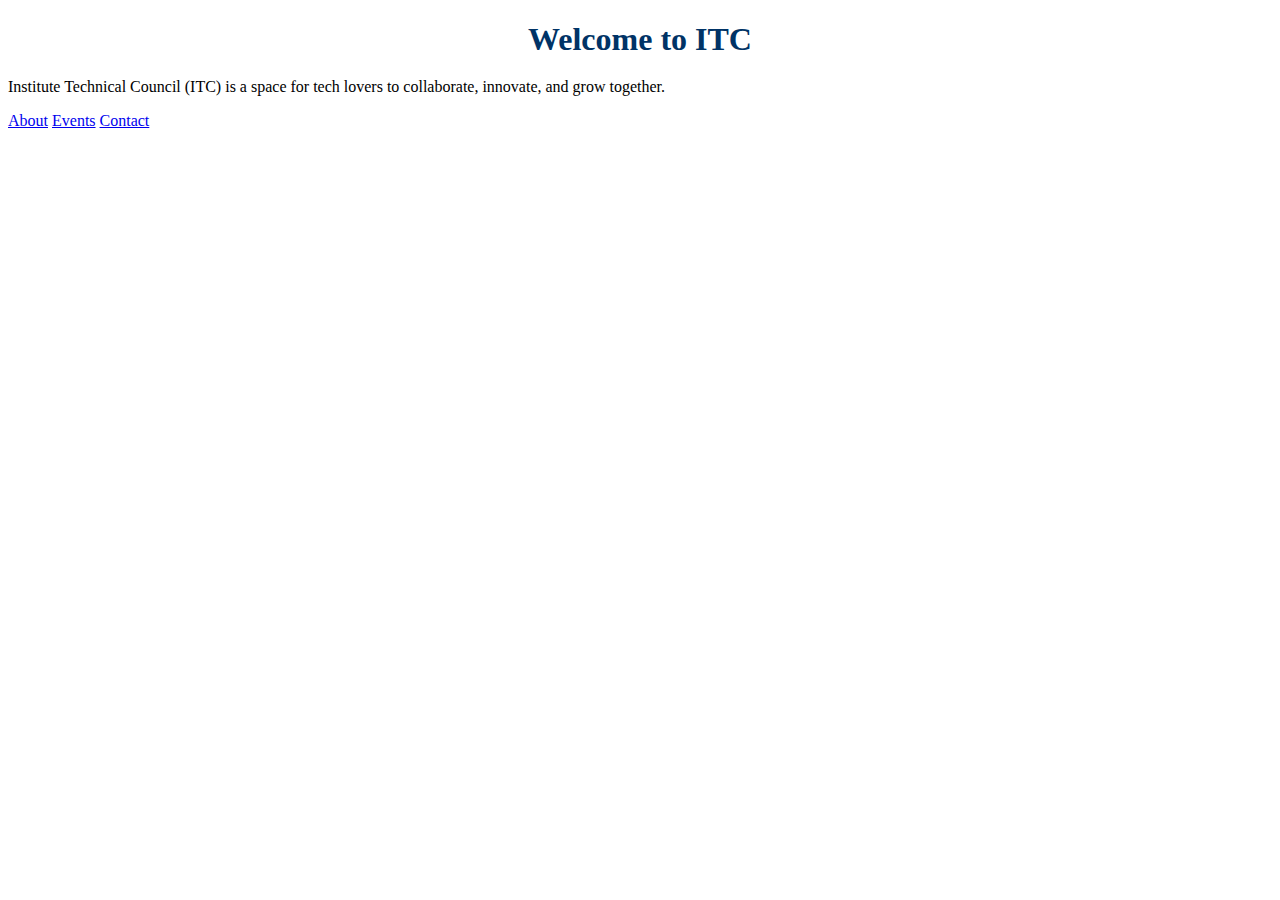
<file: index.html>
<!DOCTYPE html>
<html lang="en">
<head>
  <meta charset="UTF-8" />
  <meta name="viewport" content="width=device-width, initial-scale=1.0" />
  <title>ITC | Home</title>
  <link rel="stylesheet" href="styles.css" />
  <link href="https://fonts.googleapis.com/css2?family=Inter:wght@400;600&display=swap" rel="stylesheet">
</head>
<body class="home">
  <div class="container">
    <h1>Welcome to ITC</h1>
    <p class="intro">Institute Technical Council (ITC) is a space for tech lovers to collaborate, innovate, and grow together.</p>
    <div class="button-group">
      <a href="about.html" class="btn">About</a>
      <a href="events.html" class="btn">Events</a>
      <a href="contact.html" class="btn">Contact</a>
    </div>
  </div>
</body>
</html>
</file>
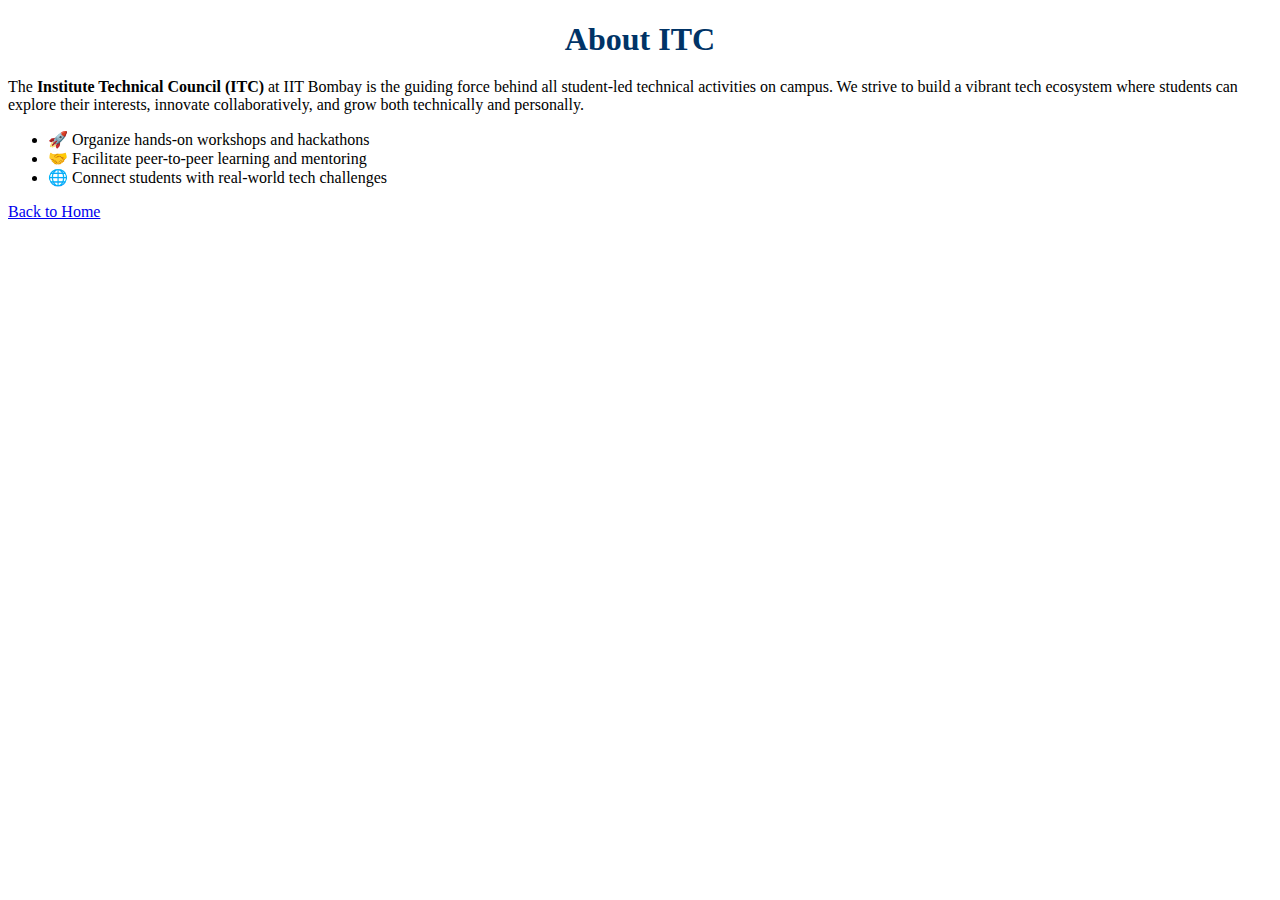
<file: about.html>
<!DOCTYPE html>
<html lang="en">
<head>
  <meta charset="UTF-8" />
  <meta name="viewport" content="width=device-width, initial-scale=1.0" />
  <title>ITC | About</title>
  <link rel="stylesheet" href="styles.css" />
  <link href="https://fonts.googleapis.com/css2?family=Inter:wght@400;600&display=swap" rel="stylesheet">
</head>
<body class="about">
  <div class="container">
    <h1>About ITC</h1>
    <p class="intro">The <strong>Institute Technical Council (ITC)</strong> at IIT Bombay is the guiding force behind all student-led technical activities on campus. We strive to build a vibrant tech ecosystem where students can explore their interests, innovate collaboratively, and grow both technically and personally.</p>
    <ul class="goals">
      <li>🚀 Organize hands-on workshops and hackathons</li>
      <li>🤝 Facilitate peer-to-peer learning and mentoring</li>
      <li>🌐 Connect students with real-world tech challenges</li>
    </ul>
    <a href="index.html" class="btn">Back to Home</a>
  </div>
</body>
</html>
</file>
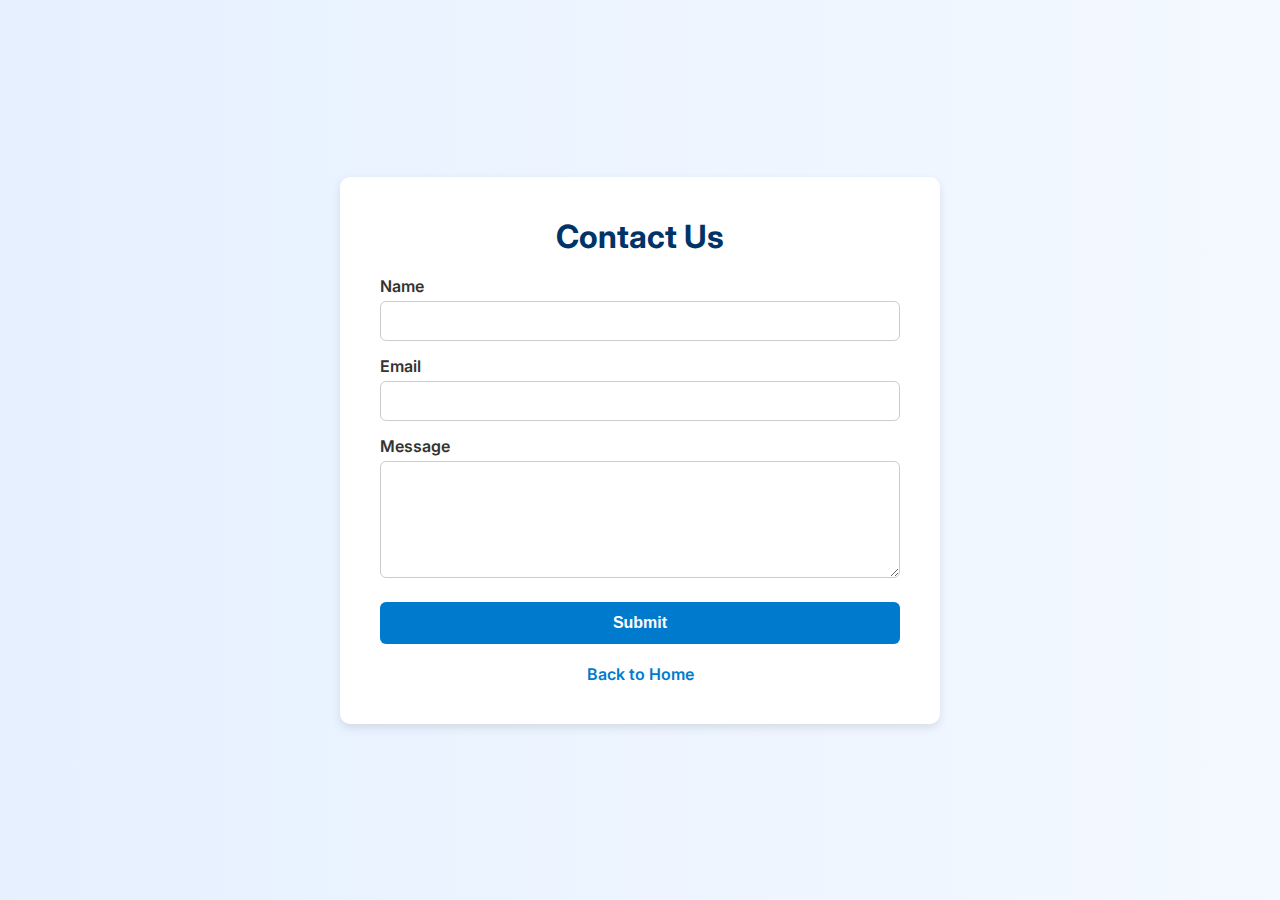
<file: contact.html>
<!DOCTYPE html>
<html lang="en">
<head>
  <meta charset="UTF-8" />
  <meta name="viewport" content="width=device-width, initial-scale=1.0" />
  <title>ITC | Contact</title>
  <link href="https://fonts.googleapis.com/css2?family=Inter:wght@400;600&display=swap" rel="stylesheet">
  <style>
    * {
      margin: 0;
      padding: 0;
      box-sizing: border-box;
    }
    body {
      font-family: 'Inter', sans-serif;
      background: linear-gradient(to right, #e6f0ff, #f4f9ff);
      min-height: 100vh;
      padding: 40px 20px;
      display: flex;
      justify-content: center;
      align-items: center;
      color: #333;
    }
    .contact-box {
      background: white;
      padding: 40px;
      border-radius: 10px;
      box-shadow: 0 4px 10px rgba(0, 0, 0, 0.1);
      width: 100%;
      max-width: 600px;
    }
    h1 {
      text-align: center;
      color: #003366;
      margin-bottom: 20px;
    }
    form label {
      display: block;
      margin-top: 15px;
      font-weight: 600;
    }
    form input, form textarea {
      width: 100%;
      padding: 10px;
      margin-top: 5px;
      border-radius: 6px;
      border: 1px solid #ccc;
      font-size: 1rem;
    }
    form button {
      margin-top: 20px;
      width: 100%;
      padding: 12px;
      background-color: #007acc;
      border: none;
      color: white;
      font-size: 1rem;
      font-weight: bold;
      border-radius: 6px;
      cursor: pointer;
    }
    form button:hover {
      background-color: #005c99;
    }
    .home-link {
      display: block;
      text-align: center;
      margin-top: 20px;
      text-decoration: none;
      color: #007acc;
      font-weight: 600;
    }
  </style>
</head>
<body>
  <div class="contact-box">
    <h1>Contact Us</h1>
    <form action="#" method="post">
      <label for="name">Name</label>
      <input type="text" id="name" name="name" required />

      <label for="email">Email</label>
      <input type="email" id="email" name="email" required />

      <label for="message">Message</label>
      <textarea id="message" name="message" rows="5" required></textarea>

      <button type="submit">Submit</button>
    </form>
    <a class="home-link" href="index.html">Back to Home</a>
  </div>
</body>
</html>
</file>
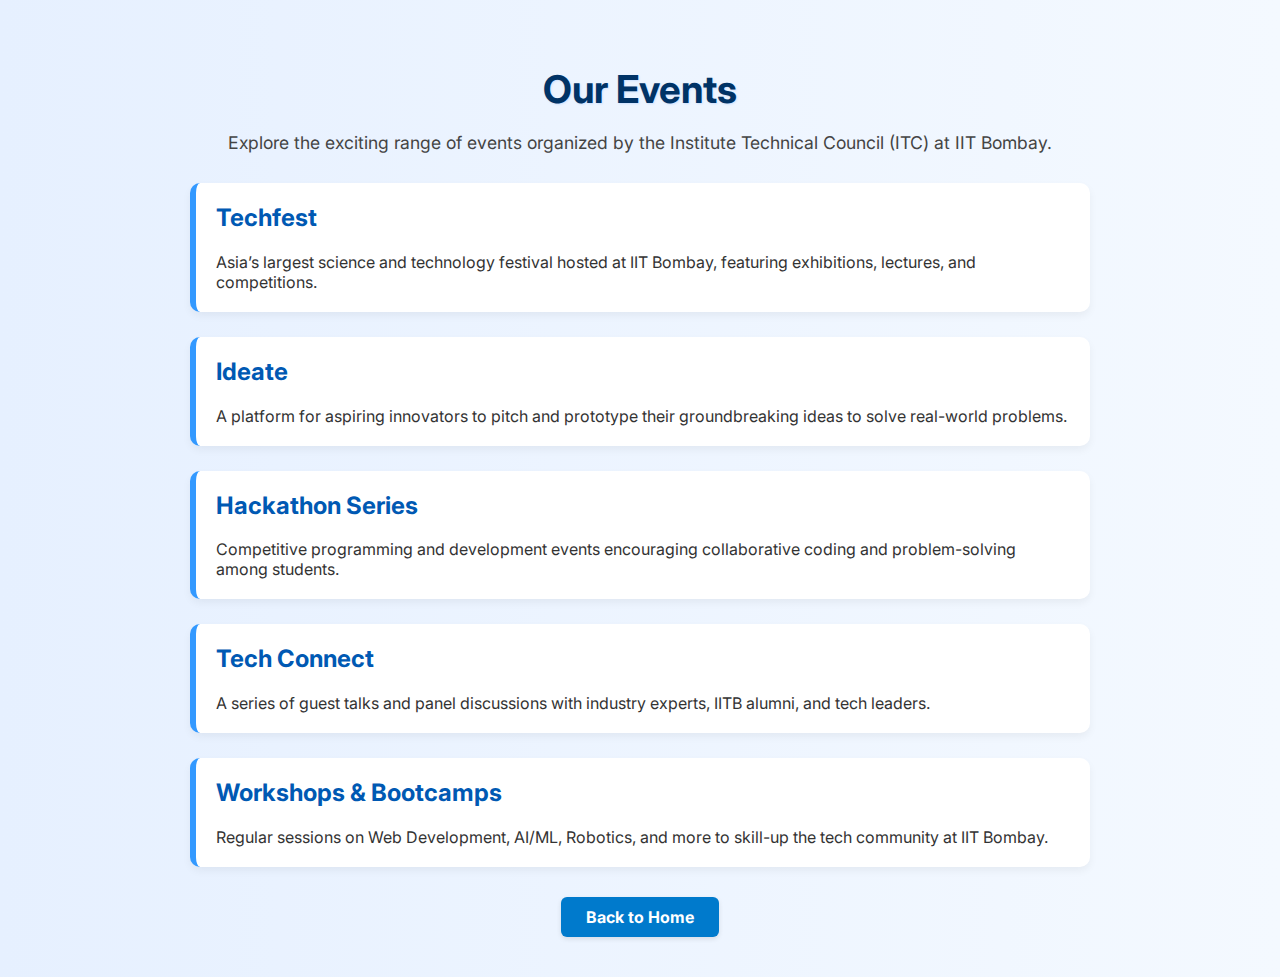
<file: events.html>
<!DOCTYPE html>
<html lang="en">
<head>
  <meta charset="UTF-8" />
  <meta name="viewport" content="width=device-width, initial-scale=1.0" />
  <title>ITC | Events</title>
  <link rel="stylesheet" href="styles.css" />
  <link href="https://fonts.googleapis.com/css2?family=Inter:wght@400;600&display=swap" rel="stylesheet">
  <style>
    html, body {
      height: 100%;
      margin: 0;
      padding: 0;
    }
    body.events {
      background: linear-gradient(to right, #e6f0ff, #f4f9ff);
      font-family: 'Inter', sans-serif;
      color: #333;
    }
    .container {
      max-width: 900px;
      margin: auto;
      padding: 40px 20px;
    }
    h1 {
      font-size: 2.4rem;
      text-align: center;
      margin-bottom: 20px;
      color: #003366;
      text-shadow: 1px 1px 2px #cce0ff;
    }
    .intro {
      font-size: 1.1rem;
      text-align: center;
      margin-bottom: 30px;
      color: #444;
    }
    .event-card {
      background: white;
      padding: 20px;
      border-left: 6px solid #3399ff;
      border-radius: 10px;
      margin-bottom: 25px;
      box-shadow: 0 4px 8px rgba(0, 0, 0, 0.05);
      transition: transform 0.3s ease;
    }
    .event-card:hover {
      transform: translateY(-5px);
    }
    .event-card h2 {
      margin-top: 0;
      color: #0059b3;
      font-size: 1.5rem;
    }
    .event-card p {
      margin: 10px 0 0;
      font-size: 1rem;
      color: #333;
    }
    .btn {
      display: block;
      width: fit-content;
      margin: 30px auto 0;
      padding: 10px 25px;
      background-color: #007acc;
      color: white;
      text-decoration: none;
      border-radius: 6px;
      font-weight: bold;
      box-shadow: 0 2px 5px rgba(0, 0, 0, 0.1);
    }
    .btn:hover {
      background-color: #005c99;
    }
  </style>
</head>
<body class="events">
  <div class="container">
    <h1>Our Events</h1>
    <p class="intro">Explore the exciting range of events organized by the Institute Technical Council (ITC) at IIT Bombay.</p>

    <div class="event-card">
      <h2>Techfest</h2>
      <p>Asia’s largest science and technology festival hosted at IIT Bombay, featuring exhibitions, lectures, and competitions.</p>
    </div>

    <div class="event-card">
      <h2>Ideate</h2>
      <p>A platform for aspiring innovators to pitch and prototype their groundbreaking ideas to solve real-world problems.</p>
    </div>

    <div class="event-card">
      <h2>Hackathon Series</h2>
      <p>Competitive programming and development events encouraging collaborative coding and problem-solving among students.</p>
    </div>

    <div class="event-card">
      <h2>Tech Connect</h2>
      <p>A series of guest talks and panel discussions with industry experts, IITB alumni, and tech leaders.</p>
    </div>

    <div class="event-card">
      <h2>Workshops & Bootcamps</h2>
      <p>Regular sessions on Web Development, AI/ML, Robotics, and more to skill-up the tech community at IIT Bombay.</p>
    </div>

    <a href="index.html" class="btn">Back to Home</a>
  </div>
</body>
</html>
</file>
<file: styles.css>
@import url('https://fonts.googleapis.com/css2?family=Inter:wght@400;600&display=swap');

nav {
  background-color: #003366;
  padding: 15px 0;
  text-align: center;
}
nav a {
  color: white;
  margin: 0 15px;
  text-decoration: none;
  font-weight: 600;
}
nav a:hover {
  text-decoration: underline;
}
body.contact {
  font-family: 'Inter', sans-serif;
  background: linear-gradient(to right, #e6f0ff, #f4f9ff);
  margin: 0;
  padding: 0;
  min-height: 100vh;
  display: flex;
  flex-direction: column;
}
.main-content {
  flex: 1;
  display: flex;
  justify-content: center;
  align-items: center;
  padding: 40px 20px;
}
.contact-box {
  background: white;
  padding: 40px;
  border-radius: 10px;
  box-shadow: 0 4px 10px rgba(0, 0, 0, 0.1);
  width: 100%;
  max-width: 600px;
}
h1 {
  text-align: center;
  color: #003366;
  margin-bottom: 20px;
}
form label {
  display: block;
  margin-top: 15px;
  font-weight: 600;
}
form input,
form textarea {
  width: 100%;
  padding: 10px;
  margin-top: 5px;
  border-radius: 6px;
  border: 1px solid #ccc;
  font-size: 1rem;
}
form button {
  margin-top: 20px;
  width: 100%;
  padding: 12px;
  background-color: #007acc;
  border: none;
  color: white;
  font-size: 1rem;
  font-weight: bold;
  border-radius: 6px;
  cursor: pointer;
}
form button:hover {
  background-color: #005c99;
}
</file>
